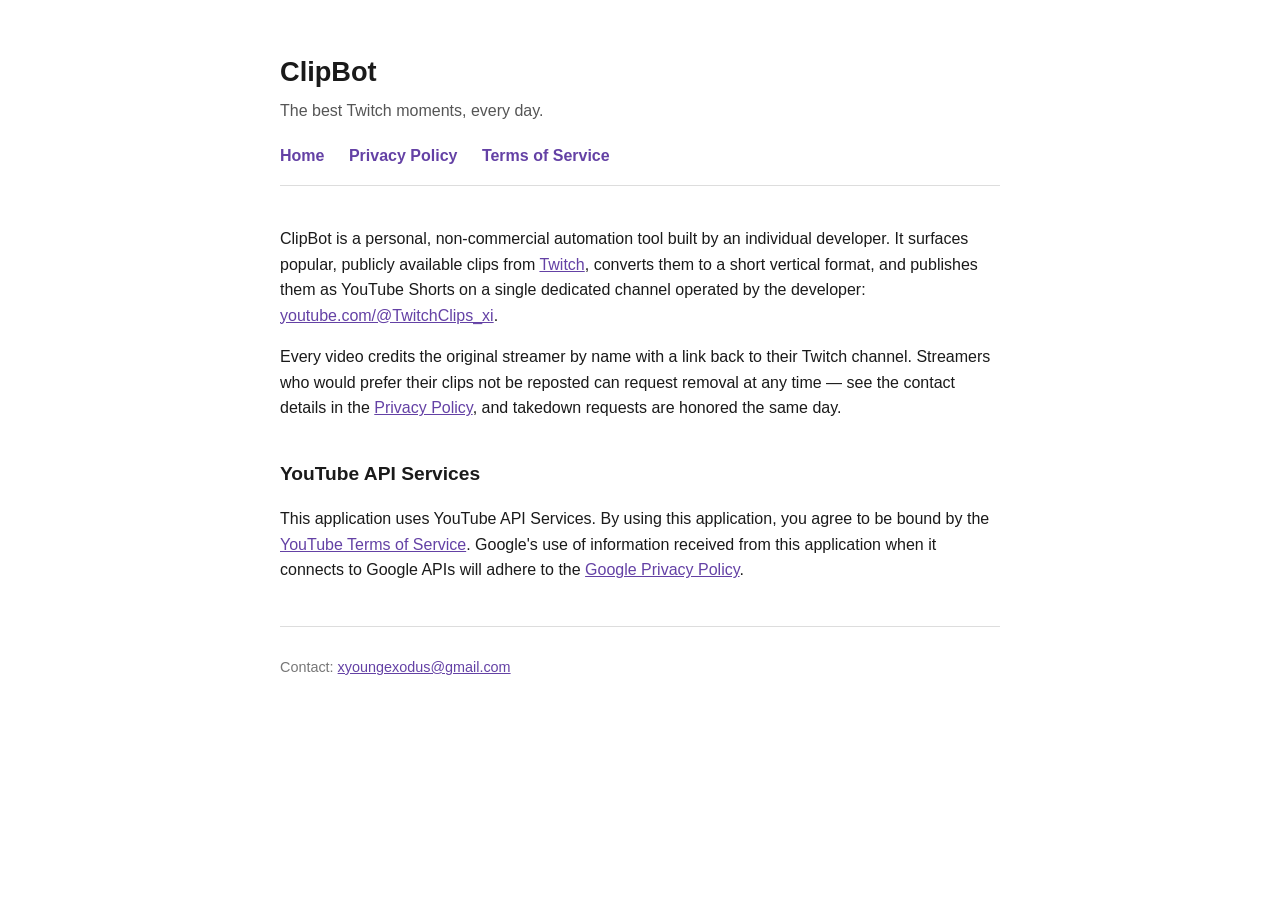
<file: index.html>
<!DOCTYPE html>
<html lang="en">
<head>
<meta charset="UTF-8">
<meta name="viewport" content="width=device-width, initial-scale=1.0">
<title>ClipBot</title>
<link rel="stylesheet" href="style.css">
</head>
<body>
  <h1>ClipBot</h1>
  <p class="tagline">The best Twitch moments, every day.</p>

  <nav>
    <a href="index.html">Home</a>
    <a href="privacy.html">Privacy Policy</a>
    <a href="terms.html">Terms of Service</a>
  </nav>

  <p>
    ClipBot is a personal, non-commercial automation tool built by an individual
    developer. It surfaces popular, publicly available clips from
    <a href="https://twitch.tv" target="_blank" rel="noopener">Twitch</a>,
    converts them to a short vertical format, and publishes them as YouTube
    Shorts on a single dedicated channel operated by the developer:
    <a href="https://www.youtube.com/@TwitchClips_xi" target="_blank" rel="noopener">youtube.com/@TwitchClips_xi</a>.
  </p>

  <p>
    Every video credits the original streamer by name with a link back to
    their Twitch channel. Streamers who would prefer their clips not be
    reposted can request removal at any time &mdash; see the contact details
    in the <a href="privacy.html">Privacy Policy</a>, and takedown requests
    are honored the same day.
  </p>

  <h2>YouTube API Services</h2>
  <p>
    This application uses YouTube API Services. By using this application,
    you agree to be bound by the
    <a href="https://www.youtube.com/t/terms" target="_blank" rel="noopener">YouTube Terms of Service</a>.
    Google's use of information received from this application when it
    connects to Google APIs will adhere to the
    <a href="https://policies.google.com/privacy" target="_blank" rel="noopener">Google Privacy Policy</a>.
  </p>

  <footer>
    <p>Contact: <a href="mailto:xyoungexodus@gmail.com">xyoungexodus@gmail.com</a></p>
  </footer>
</body>
</html>
</file>
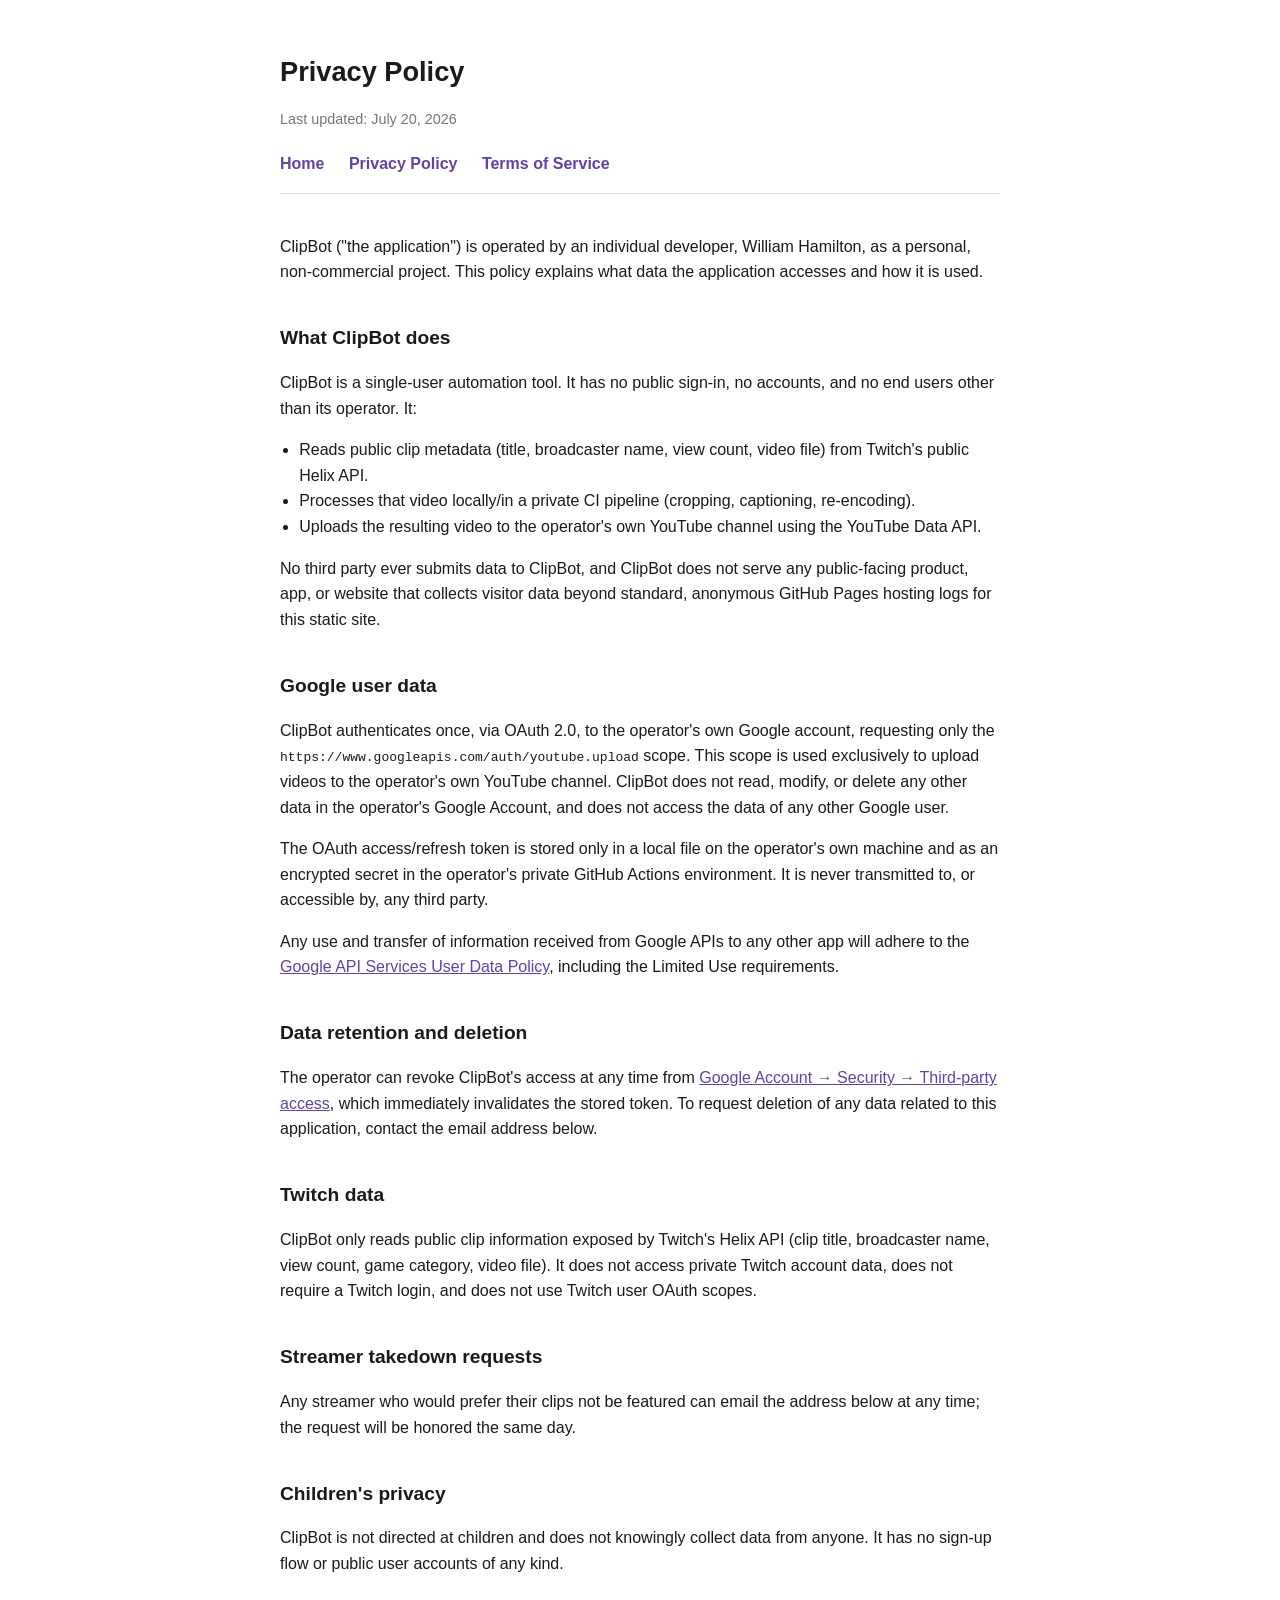
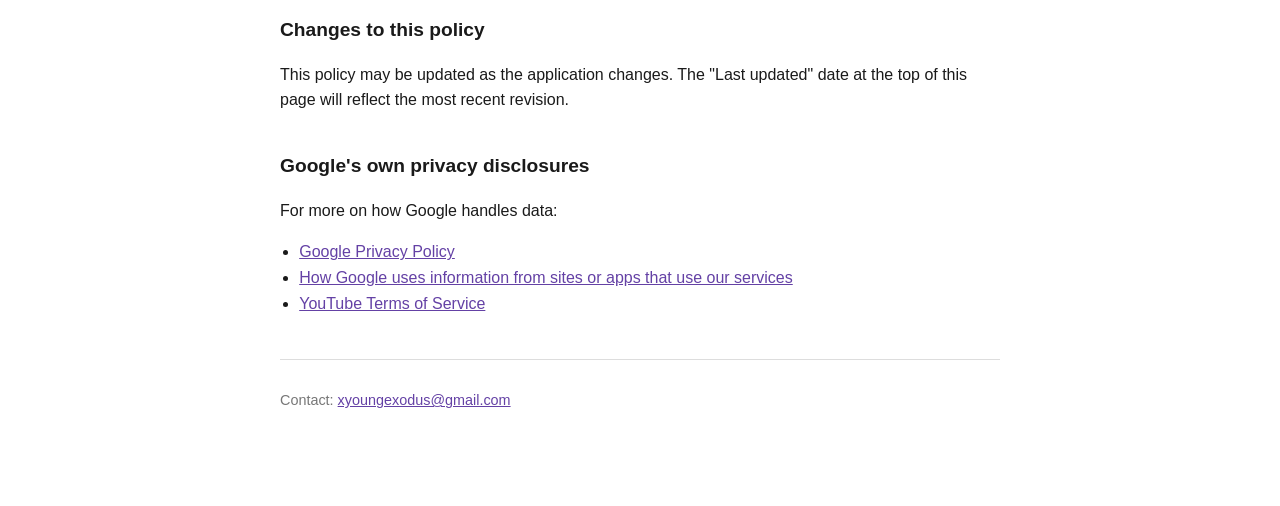
<file: privacy.html>
<!DOCTYPE html>
<html lang="en">
<head>
<meta charset="UTF-8">
<meta name="viewport" content="width=device-width, initial-scale=1.0">
<title>Privacy Policy — ClipBot</title>
<link rel="stylesheet" href="style.css">
</head>
<body>
  <h1>Privacy Policy</h1>
  <p class="updated">Last updated: July 20, 2026</p>

  <nav>
    <a href="index.html">Home</a>
    <a href="privacy.html">Privacy Policy</a>
    <a href="terms.html">Terms of Service</a>
  </nav>

  <p>
    ClipBot ("the application") is operated by an individual developer,
    William Hamilton, as a personal, non-commercial project. This policy
    explains what data the application accesses and how it is used.
  </p>

  <h2>What ClipBot does</h2>
  <p>
    ClipBot is a single-user automation tool. It has no public sign-in, no
    accounts, and no end users other than its operator. It:
  </p>
  <ul>
    <li>Reads public clip metadata (title, broadcaster name, view count, video
      file) from Twitch's public Helix API.</li>
    <li>Processes that video locally/in a private CI pipeline (cropping,
      captioning, re-encoding).</li>
    <li>Uploads the resulting video to the operator's own YouTube channel
      using the YouTube Data API.</li>
  </ul>
  <p>
    No third party ever submits data to ClipBot, and ClipBot does not serve
    any public-facing product, app, or website that collects visitor data
    beyond standard, anonymous GitHub Pages hosting logs for this static
    site.
  </p>

  <h2>Google user data</h2>
  <p>
    ClipBot authenticates once, via OAuth 2.0, to the operator's own Google
    account, requesting only the
    <code>https://www.googleapis.com/auth/youtube.upload</code> scope. This
    scope is used exclusively to upload videos to the operator's own YouTube
    channel. ClipBot does not read, modify, or delete any other data in the
    operator's Google Account, and does not access the data of any other
    Google user.
  </p>
  <p>
    The OAuth access/refresh token is stored only in a local file on the
    operator's own machine and as an encrypted secret in the operator's
    private GitHub Actions environment. It is never transmitted to, or
    accessible by, any third party.
  </p>
  <p>
    Any use and transfer of information received from Google APIs to any
    other app will adhere to the
    <a href="https://developers.google.com/terms/api-services-user-data-policy" target="_blank" rel="noopener">Google API Services User Data Policy</a>,
    including the Limited Use requirements.
  </p>

  <h2>Data retention and deletion</h2>
  <p>
    The operator can revoke ClipBot's access at any time from
    <a href="https://myaccount.google.com/permissions" target="_blank" rel="noopener">Google Account &rarr; Security &rarr; Third-party access</a>,
    which immediately invalidates the stored token. To request deletion of
    any data related to this application, contact the email address below.
  </p>

  <h2>Twitch data</h2>
  <p>
    ClipBot only reads public clip information exposed by Twitch's Helix API
    (clip title, broadcaster name, view count, game category, video file). It
    does not access private Twitch account data, does not require a Twitch
    login, and does not use Twitch user OAuth scopes.
  </p>

  <h2>Streamer takedown requests</h2>
  <p>
    Any streamer who would prefer their clips not be featured can email the
    address below at any time; the request will be honored the same day.
  </p>

  <h2>Children's privacy</h2>
  <p>
    ClipBot is not directed at children and does not knowingly collect data
    from anyone. It has no sign-up flow or public user accounts of any kind.
  </p>

  <h2>Changes to this policy</h2>
  <p>
    This policy may be updated as the application changes. The "Last
    updated" date at the top of this page will reflect the most recent
    revision.
  </p>

  <h2>Google's own privacy disclosures</h2>
  <p>
    For more on how Google handles data:
  </p>
  <ul>
    <li><a href="https://policies.google.com/privacy" target="_blank" rel="noopener">Google Privacy Policy</a></li>
    <li><a href="https://policies.google.com/technologies/partner-sites" target="_blank" rel="noopener">How Google uses information from sites or apps that use our services</a></li>
    <li><a href="https://www.youtube.com/t/terms" target="_blank" rel="noopener">YouTube Terms of Service</a></li>
  </ul>

  <footer>
    <p>Contact: <a href="mailto:xyoungexodus@gmail.com">xyoungexodus@gmail.com</a></p>
  </footer>
</body>
</html>
</file>
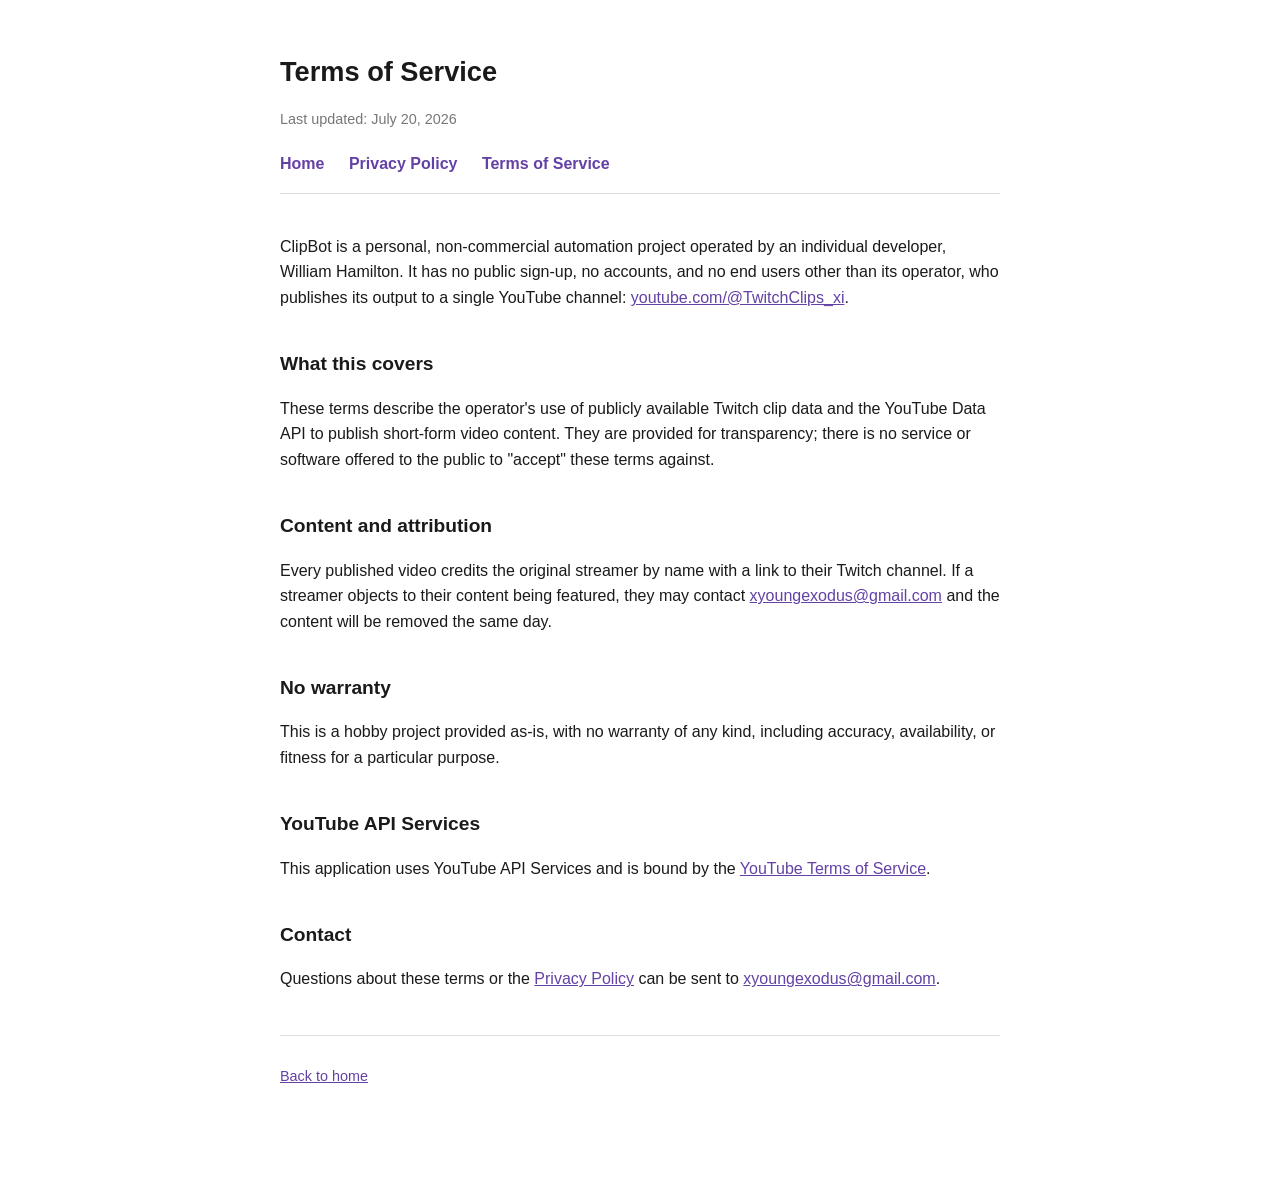
<file: terms.html>
<!DOCTYPE html>
<html lang="en">
<head>
<meta charset="UTF-8">
<meta name="viewport" content="width=device-width, initial-scale=1.0">
<title>Terms of Service — ClipBot</title>
<link rel="stylesheet" href="style.css">
</head>
<body>
  <h1>Terms of Service</h1>
  <p class="updated">Last updated: July 20, 2026</p>

  <nav>
    <a href="index.html">Home</a>
    <a href="privacy.html">Privacy Policy</a>
    <a href="terms.html">Terms of Service</a>
  </nav>

  <p>
    ClipBot is a personal, non-commercial automation project operated by an
    individual developer, William Hamilton. It has no public sign-up, no
    accounts, and no end users other than its operator, who publishes its
    output to a single YouTube channel:
    <a href="https://www.youtube.com/@TwitchClips_xi" target="_blank" rel="noopener">youtube.com/@TwitchClips_xi</a>.
  </p>

  <h2>What this covers</h2>
  <p>
    These terms describe the operator's use of publicly available Twitch
    clip data and the YouTube Data API to publish short-form video content.
    They are provided for transparency; there is no service or software
    offered to the public to "accept" these terms against.
  </p>

  <h2>Content and attribution</h2>
  <p>
    Every published video credits the original streamer by name with a link
    to their Twitch channel. If a streamer objects to their content being
    featured, they may contact
    <a href="mailto:xyoungexodus@gmail.com">xyoungexodus@gmail.com</a> and
    the content will be removed the same day.
  </p>

  <h2>No warranty</h2>
  <p>
    This is a hobby project provided as-is, with no warranty of any kind,
    including accuracy, availability, or fitness for a particular purpose.
  </p>

  <h2>YouTube API Services</h2>
  <p>
    This application uses YouTube API Services and is bound by the
    <a href="https://www.youtube.com/t/terms" target="_blank" rel="noopener">YouTube Terms of Service</a>.
  </p>

  <h2>Contact</h2>
  <p>
    Questions about these terms or the <a href="privacy.html">Privacy
    Policy</a> can be sent to
    <a href="mailto:xyoungexodus@gmail.com">xyoungexodus@gmail.com</a>.
  </p>

  <footer>
    <p><a href="index.html">Back to home</a></p>
  </footer>
</body>
</html>
</file>
<file: style.css>
body {
  font-family: -apple-system, BlinkMacSystemFont, "Segoe UI", Roboto, Arial, sans-serif;
  max-width: 720px;
  margin: 0 auto;
  padding: 32px 20px 80px;
  line-height: 1.6;
  color: #1a1a1a;
  background: #ffffff;
}
h1 { font-size: 1.7rem; margin-bottom: 4px; }
h2 { font-size: 1.2rem; margin-top: 2em; }
.tagline { color: #555; margin-top: 0; }
nav { margin: 20px 0 40px; padding-bottom: 16px; border-bottom: 1px solid #ddd; }
nav a { margin-right: 20px; color: #6441a5; text-decoration: none; font-weight: 600; }
nav a:hover { text-decoration: underline; }
a { color: #6441a5; }
footer { margin-top: 3em; padding-top: 1em; border-top: 1px solid #ddd; color: #777; font-size: 0.9rem; }
ul { padding-left: 1.2em; }
.updated { color: #777; font-size: 0.9rem; }
</file>
